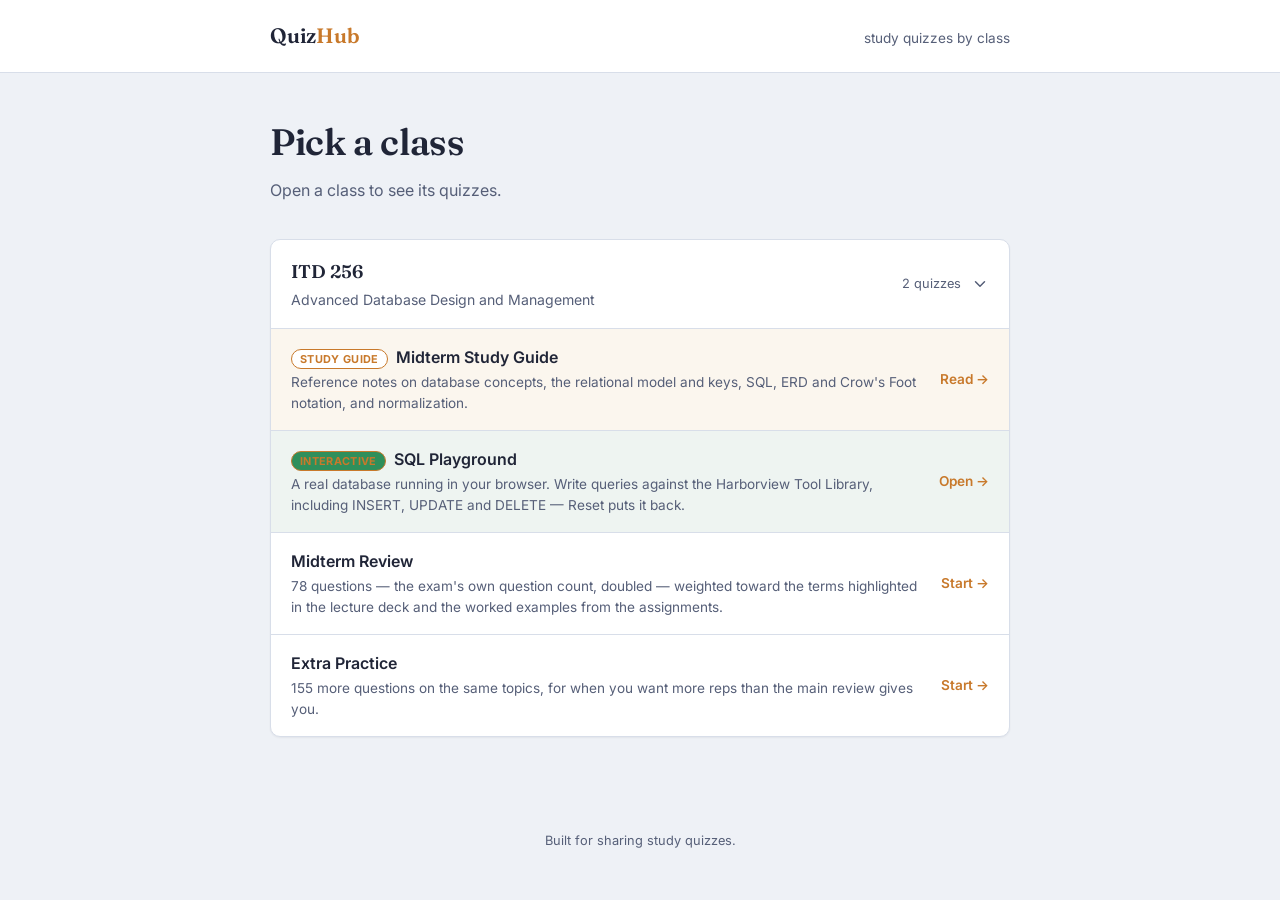
<file: index.html>
<!doctype html>
<html lang="en">
<head>
<meta charset="utf-8">
<meta name="viewport" content="width=device-width, initial-scale=1">
<title>Class Quizzes</title>
<link rel="stylesheet" href="assets/style.css">
</head>
<body>

<div class="topbar">
  <div class="topbar-inner">
    <a class="brand" href="index.html">Quiz<span class="brand-mark">Hub</span></a>
    <span class="topbar-sub">study quizzes by class</span>
  </div>
</div>

<div class="wrap">
  <div class="page-head">
    <h1>Pick a class</h1>
    <p>Open a class to see its quizzes.</p>
  </div>

  <div id="class-list" class="class-list"></div>
  <div id="empty" class="empty-state" hidden>No classes yet. Add one in <code>classes.json</code>.</div>
</div>

<footer class="site">Built for sharing study quizzes.</footer>

<script src="assets/app.js"></script>
</body>
</html>
</file>
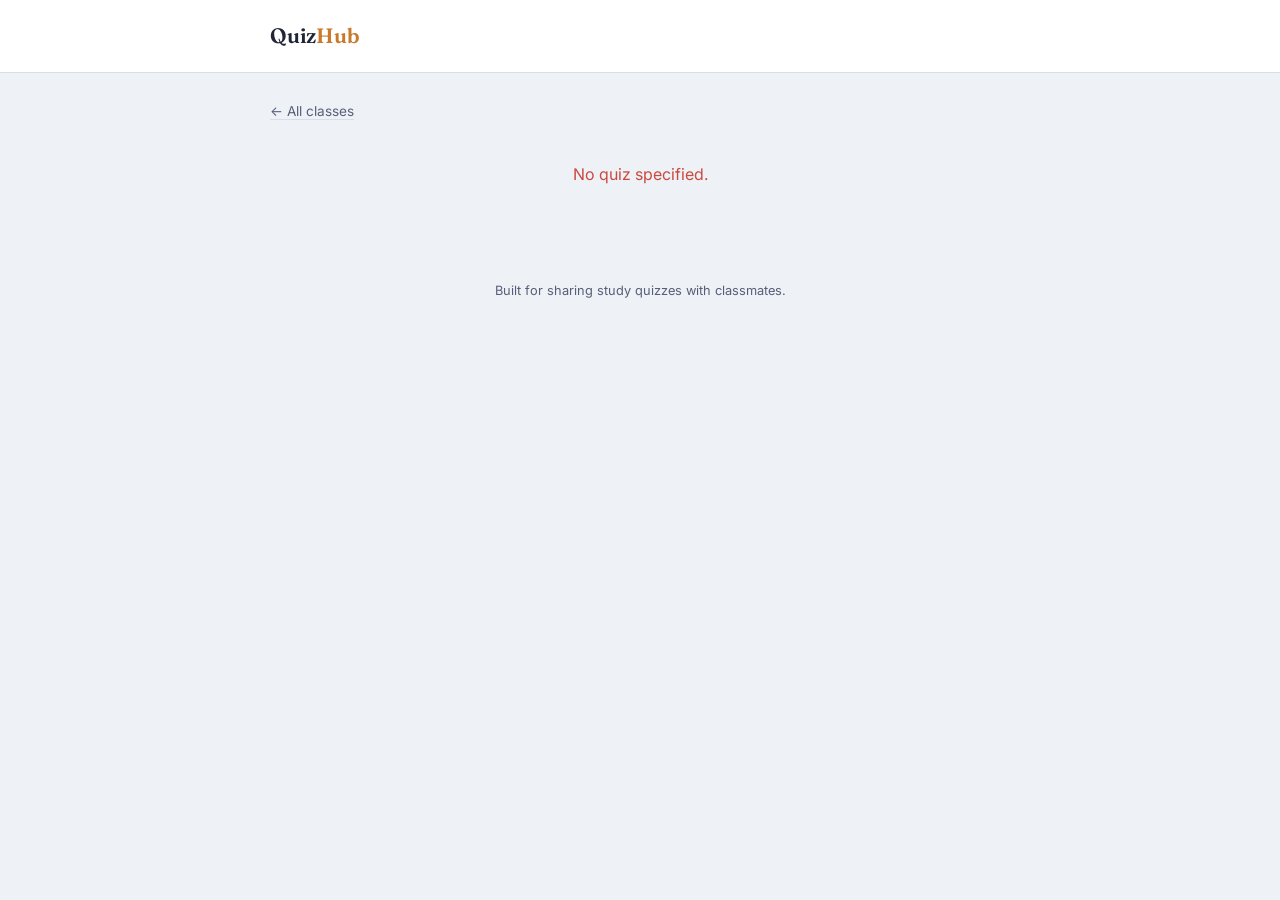
<file: quiz.html>
<!doctype html>
<html lang="en">
<head>
<meta charset="utf-8">
<meta name="viewport" content="width=device-width, initial-scale=1">
<title>Quiz</title>
<link rel="stylesheet" href="assets/style.css">
</head>
<body>

<div class="topbar">
  <div class="topbar-inner">
    <a class="brand" href="index.html">Quiz<span class="brand-mark">Hub</span></a>
    <span class="topbar-sub" id="quiz-subtitle"></span>
  </div>
</div>

<div class="wrap">
  <div class="crumb"><a href="index.html">&larr; All classes</a></div>

  <div id="loading" class="loading">Loading quiz…</div>
  <div id="app"></div>
</div>

<footer class="site">Built for sharing study quizzes with classmates.</footer>

<script src="assets/db.js"></script>
<script src="assets/sqlhl.js"></script>
<script src="assets/sqlview.js"></script>
<script src="assets/quiz.js"></script>
</body>
</html>
</file>
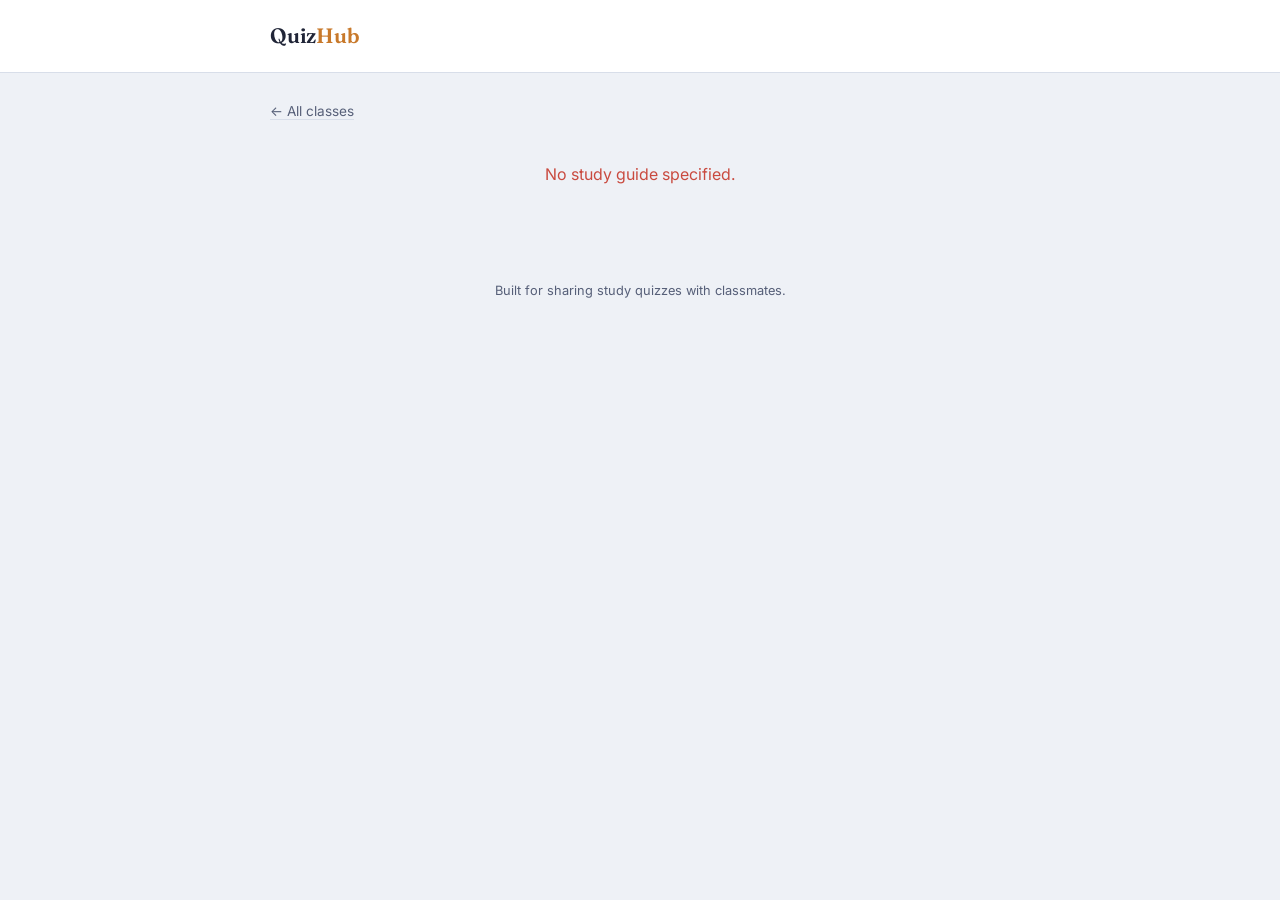
<file: review.html>
<!doctype html>
<html lang="en">
<head>
<meta charset="utf-8">
<meta name="viewport" content="width=device-width, initial-scale=1">
<title>Study Guide</title>
<link rel="stylesheet" href="assets/style.css">
</head>
<body>

<div class="topbar">
  <div class="topbar-inner">
    <a class="brand" href="index.html">Quiz<span class="brand-mark">Hub</span></a>
    <span class="topbar-sub" id="guide-subtitle"></span>
  </div>
</div>

<div class="wrap">
  <div class="crumb"><a href="index.html">&larr; All classes</a></div>

  <div id="loading" class="loading">Loading study guide&hellip;</div>
  <div id="app"></div>
</div>

<footer class="site">Built for sharing study quizzes with classmates.</footer>

<script src="assets/sqlhl.js"></script>
<script src="assets/review.js"></script>
</body>
</html>
</file>
<file: assets/style.css>
@import url('https://fonts.googleapis.com/css2?family=Fraunces:opsz,wght@9..144,500;9..144,600&family=Inter:wght@400;500;600;700&display=swap');

:root{
  --ink: #202537;
  --ink-soft: #565f78;
  --paper: #eef1f6;
  --card: #ffffff;
  --line: #d8dee9;
  --accent: #c8792b;
  --accent-ink: #ffffff;
  --good: #2f8f5b;
  --good-bg: #e4f5ec;
  --bad: #c94a3f;
  --bad-bg: #fbe8e6;
  --partial: #b0791f;
  --partial-bg: #fbf1de;
  --shadow: 0 1px 2px rgba(32,37,55,0.06);
  --radius: 10px;
  --maxw: 780px;
}

*{ box-sizing: border-box; }

html{ -webkit-text-size-adjust: 100%; }

body{
  margin: 0;
  background: var(--paper);
  color: var(--ink);
  font-family: 'Inter', -apple-system, BlinkMacSystemFont, 'Segoe UI', sans-serif;
  line-height: 1.55;
  -webkit-font-smoothing: antialiased;
}

@media (prefers-reduced-motion: reduce){
  *{ animation-duration: 0.001ms !important; transition-duration: 0.001ms !important; }
}

a{ color: inherit; }

.wrap{
  max-width: var(--maxw);
  margin: 0 auto;
  padding: 0 20px 64px;
}

/* ---------- Top bar ---------- */
.topbar{
  border-bottom: 1px solid var(--line);
  background: var(--card);
}
.topbar-inner{
  max-width: var(--maxw);
  margin: 0 auto;
  padding: 20px 20px;
  display: flex;
  align-items: baseline;
  justify-content: space-between;
  gap: 12px;
}
.brand{
  font-family: 'Fraunces', Georgia, serif;
  font-weight: 600;
  font-size: 1.3rem;
  text-decoration: none;
  letter-spacing: -0.01em;
}
.brand-mark{ color: var(--accent); }
.topbar-sub{
  font-size: 0.85rem;
  color: var(--ink-soft);
}

/* ---------- Hero / headers ---------- */
.page-head{
  padding: 40px 0 8px;
}
.page-head h1{
  font-family: 'Fraunces', Georgia, serif;
  font-weight: 600;
  font-size: clamp(1.7rem, 4vw, 2.3rem);
  margin: 0 0 8px;
  letter-spacing: -0.01em;
}
.page-head p{
  color: var(--ink-soft);
  margin: 0;
  max-width: 60ch;
}
.crumb{
  font-size: 0.85rem;
  color: var(--ink-soft);
  margin-top: 28px;
}
.crumb a{ text-decoration: none; border-bottom: 1px solid var(--line); }
.crumb a:hover{ border-color: var(--ink-soft); }

/* ---------- Class list (index page) ---------- */
.class-list{
  margin-top: 28px;
  display: flex;
  flex-direction: column;
  gap: 12px;
}
.class-card{
  background: var(--card);
  border: 1px solid var(--line);
  border-radius: var(--radius);
  box-shadow: var(--shadow);
  overflow: hidden;
}
.class-card summary{
  list-style: none;
  cursor: pointer;
  padding: 18px 20px;
  display: flex;
  align-items: center;
  justify-content: space-between;
  gap: 12px;
}
.class-card summary::-webkit-details-marker{ display:none; }
.class-card summary:focus-visible{ outline: 2px solid var(--accent); outline-offset: -2px; }
.class-heading{ display: flex; flex-direction: column; gap: 2px; }
.class-code{
  font-family: 'Fraunces', Georgia, serif;
  font-weight: 600;
  font-size: 1.15rem;
}
.class-full{ font-size: 0.88rem; color: var(--ink-soft); }
.class-count{
  font-size: 0.8rem;
  color: var(--ink-soft);
  white-space: nowrap;
}
.chev{
  width: 18px; height: 18px;
  flex-shrink: 0;
  transition: transform 0.15s ease;
  color: var(--ink-soft);
}
.class-card[open] .chev{ transform: rotate(90deg); }

.quiz-rows{
  border-top: 1px solid var(--line);
}
.quiz-row{
  display: flex;
  align-items: center;
  justify-content: space-between;
  gap: 16px;
  padding: 16px 20px;
  text-decoration: none;
  color: var(--ink);
  border-top: 1px solid var(--line);
}
.quiz-row:first-child{ border-top: none; }
.quiz-row:hover{ background: var(--paper); }
.quiz-row-title{ font-weight: 600; }
.quiz-row-desc{ font-size: 0.85rem; color: var(--ink-soft); margin-top: 2px; }
.quiz-row-go{
  font-size: 0.85rem;
  color: var(--accent);
  font-weight: 600;
  white-space: nowrap;
}
.guide-row{ background: #fbf6ee; }
.guide-row:hover{ background: #f7efe0; }
.guide-badge{
  display: inline-block;
  font-size: 0.68rem;
  font-weight: 700;
  letter-spacing: 0.03em;
  text-transform: uppercase;
  color: var(--accent);
  background: #fff;
  border: 1px solid var(--accent);
  border-radius: 20px;
  padding: 1px 8px;
  margin-right: 8px;
  vertical-align: middle;
}

/* ---------- Study guide page ---------- */
.guide-sections{
  margin-top: 28px;
  display: flex;
  flex-direction: column;
  gap: 16px;
}
.guide-section-card{
  background: var(--card);
  border: 1px solid var(--line);
  border-radius: var(--radius);
  box-shadow: var(--shadow);
  overflow: hidden;
}
.guide-section-card summary{
  list-style: none;
  cursor: pointer;
  padding: 20px 24px;
  display: flex;
  align-items: center;
  justify-content: space-between;
  gap: 12px;
}
.guide-section-card summary::-webkit-details-marker{ display: none; }
.guide-section-card summary:focus-visible{ outline: 2px solid var(--accent); outline-offset: -2px; }
.guide-section-card[open] .chev{ transform: rotate(90deg); }
.guide-section-heading{ display: flex; flex-direction: column; gap: 3px; }
.guide-eyebrow{
  font-size: 0.72rem;
  font-weight: 700;
  letter-spacing: 0.04em;
  text-transform: uppercase;
  color: var(--accent);
}
.guide-section-name{
  font-family: 'Fraunces', Georgia, serif;
  font-weight: 600;
  font-size: 1.2rem;
}
.guide-section-body{
  padding: 4px 24px 28px;
  border-top: 1px solid var(--line);
}
.guide-jumpnav{
  display: flex;
  flex-wrap: wrap;
  gap: 6px 16px;
  padding: 16px 0 20px;
  margin-bottom: 8px;
  border-bottom: 1px solid var(--line);
}
.guide-jumpnav a{
  font-size: 0.86rem;
  text-decoration: none;
  color: var(--ink-soft);
  border-bottom: 1px solid var(--line);
}
.guide-jumpnav a:hover{ border-color: var(--accent); color: var(--accent); }
.guide-h3{
  font-family: 'Fraunces', Georgia, serif;
  font-weight: 600;
  font-size: 1.12rem;
  margin: 26px 0 10px;
  scroll-margin-top: 20px;
}
.guide-h3:first-child{ margin-top: 0; }
.guide-h4{
  font-size: 0.95rem;
  font-weight: 700;
  margin: 16px 0 6px;
  color: var(--ink);
}
.guide-p{
  margin: 0 0 12px;
  color: var(--ink);
}
.guide-list{
  margin: 0 0 14px;
  padding-left: 22px;
  display: flex;
  flex-direction: column;
  gap: 6px;
}
.guide-list li{ font-size: 0.95rem; }
.guide-code{ margin: 0 0 14px; }
code{
  font-family: 'SFMono-Regular', Consolas, monospace;
  font-size: 0.88em;
  background: var(--paper);
  border-radius: 4px;
  padding: 1px 5px;
}
.guide-table-wrap{
  overflow-x: auto;
  margin: 0 0 16px;
}
.guide-table{
  width: 100%;
  border-collapse: collapse;
  font-size: 0.9rem;
}
.guide-table th, .guide-table td{
  text-align: left;
  padding: 9px 12px;
  border: 1px solid var(--line);
  vertical-align: top;
}
.guide-table th{
  background: var(--paper);
  font-weight: 700;
  white-space: nowrap;
}
.guide-table td:first-child{ font-weight: 600; white-space: nowrap; }
.guide-note{
  background: var(--partial-bg);
  color: #7a5210;
  border-radius: 8px;
  padding: 12px 16px;
  font-size: 0.9rem;
  margin: 0 0 14px;
}
.guide-note strong{ margin-right: 4px; }

.empty-state{
  margin-top: 28px;
  padding: 32px 20px;
  border: 1px dashed var(--line);
  border-radius: var(--radius);
  color: var(--ink-soft);
  text-align: center;
  font-size: 0.95rem;
}

/* ---------- Quiz runner ---------- */
.quiz-meta{
  display: flex;
  align-items: center;
  justify-content: space-between;
  gap: 12px;
  margin: 28px 0 6px;
  font-size: 0.85rem;
  color: var(--ink-soft);
}
.progress-track{
  height: 6px;
  border-radius: 4px;
  background: var(--line);
  overflow: hidden;
  margin-bottom: 28px;
}
.progress-fill{
  height: 100%;
  background: var(--accent);
  border-radius: 4px;
  transition: width 0.25s ease;
}

.q-card{
  background: var(--card);
  border: 1px solid var(--line);
  border-radius: var(--radius);
  box-shadow: var(--shadow);
  padding: 28px;
}
.cat-badge{
  display: inline-block;
  font-size: 0.72rem;
  font-weight: 700;
  letter-spacing: 0.02em;
  padding: 3px 9px;
  border-radius: 20px;
  background: var(--paper);
  color: var(--ink-soft);
  margin-bottom: 14px;
}

.q-prompt{
  font-size: 1.12rem;
  font-weight: 600;
  margin: 0 0 20px;
  white-space: normal;
}

.fb-input, .sa-input{
  width: 100%;
  font: inherit;
  font-size: 0.97rem;
  padding: 12px 14px;
  border: 1px solid var(--line);
  border-radius: 8px;
  background: var(--card);
  color: var(--ink);
}
.fb-input:focus, .sa-input:focus{ outline: 2px solid var(--accent); outline-offset: 1px; border-color: var(--accent); }
.sa-input{ font-family: 'SFMono-Regular', Consolas, monospace; resize: vertical; }

.matching{
  display: flex;
  flex-direction: column;
  gap: 10px;
}
.match-row{
  display: flex;
  align-items: center;
  justify-content: space-between;
  gap: 14px;
  border: 1px solid var(--line);
  border-radius: 8px;
  padding: 10px 14px;
  flex-wrap: wrap;
}
.match-left{ font-weight: 600; flex: 1 1 160px; min-width: 120px; }
.match-select{
  font: inherit;
  font-size: 0.9rem;
  padding: 8px 10px;
  border-radius: 6px;
  border: 1px solid var(--line);
  background: var(--card);
  color: var(--ink);
  flex: 1 1 220px;
  min-width: 180px;
}

.model-answer{
  font-family: 'SFMono-Regular', Consolas, monospace;
  font-size: 0.88rem;
  background: var(--card);
  border: 1px solid var(--line);
  border-radius: 8px;
  padding: 12px 14px;
  margin: 8px 0 0;
  white-space: pre-wrap;
  overflow-x: auto;
}
.options{
  display: flex;
  flex-direction: column;
  gap: 10px;
}
.option{
  display: flex;
  align-items: flex-start;
  gap: 12px;
  text-align: left;
  width: 100%;
  border: 1px solid var(--line);
  background: var(--card);
  border-radius: 8px;
  padding: 13px 16px;
  font: inherit;
  font-size: 0.97rem;
  color: var(--ink);
  cursor: pointer;
  transition: border-color 0.12s ease, background 0.12s ease;
}
.option:hover:not(:disabled){ border-color: var(--accent); background: #fbf3ea; }
.option:focus-visible{ outline: 2px solid var(--accent); outline-offset: 1px; }
.option:disabled{ cursor: default; }
.option-letter{
  flex-shrink: 0;
  width: 24px; height: 24px;
  border-radius: 50%;
  border: 1px solid var(--line);
  display: flex; align-items: center; justify-content: center;
  font-size: 0.78rem;
  font-weight: 600;
  color: var(--ink-soft);
}
.option.correct{ border-color: var(--good); background: var(--good-bg); }
.option.correct .option-letter{ border-color: var(--good); color: var(--good); background: #fff; }
.option.incorrect{ border-color: var(--bad); background: var(--bad-bg); }
.option.incorrect .option-letter{ border-color: var(--bad); color: var(--bad); background: #fff; }
.option.dim{ opacity: 0.55; }

.feedback{
  margin-top: 18px;
  padding: 14px 16px;
  border-radius: 8px;
  font-size: 0.92rem;
}
.feedback.good{ background: var(--good-bg); color: #1f5c3d; }
.feedback.bad{ background: var(--bad-bg); color: #7f2c24; }
.feedback.partial{ background: var(--partial-bg); color: #7a5210; }
.feedback strong{ display: block; margin-bottom: 3px; }

/* ---------- Rubric self-grading (short answer) ---------- */
.rubric-box{
  margin-top: 14px;
  border: 1px solid var(--line);
  border-radius: 8px;
  padding: 14px 16px;
  background: var(--card);
}
.rubric-title{
  font-size: 0.88rem;
  font-weight: 600;
  color: var(--ink-soft);
  margin-bottom: 10px;
}
.rubric-list{
  display: flex;
  flex-direction: column;
  gap: 8px;
}
.rubric-item{
  display: flex;
  align-items: flex-start;
  gap: 10px;
  font-size: 0.92rem;
  cursor: pointer;
}
.rubric-item input[type=checkbox]{
  margin-top: 3px;
  width: 16px;
  height: 16px;
  accent-color: var(--accent);
  flex-shrink: 0;
}
.rubric-review{
  margin-top: 10px;
  display: flex;
  flex-direction: column;
  gap: 5px;
}
.rubric-review-item{
  font-size: 0.88rem;
  display: flex;
  align-items: flex-start;
  gap: 8px;
}
.rubric-mark{ font-weight: 700; flex-shrink: 0; }
.rubric-review-item.checked .rubric-mark{ color: var(--good); }
.rubric-review-item.unchecked .rubric-mark{ color: var(--bad); }
.rubric-review-item.unchecked{ color: var(--ink-soft); }

.q-actions{
  display: flex;
  justify-content: flex-end;
  margin-top: 22px;
}

.btn{
  appearance: none;
  border: none;
  border-radius: 8px;
  padding: 11px 20px;
  font: inherit;
  font-weight: 600;
  font-size: 0.92rem;
  cursor: pointer;
  background: var(--ink);
  color: #fff;
}
.btn:hover{ background: #33394f; }
.btn.primary{ background: var(--accent); color: var(--accent-ink); }
.btn.primary:hover{ background: #b06a24; }
.btn.ghost{
  background: transparent;
  color: var(--ink);
  border: 1px solid var(--line);
}
.btn.ghost:hover{ background: var(--card); border-color: var(--ink-soft); }
.btn:focus-visible{ outline: 2px solid var(--accent); outline-offset: 2px; }

/* ---------- Results ---------- */
.results{
  background: var(--card);
  border: 1px solid var(--line);
  border-radius: var(--radius);
  box-shadow: var(--shadow);
  padding: 36px 28px;
  text-align: center;
}
.results .score{
  font-family: 'Fraunces', Georgia, serif;
  font-size: 3rem;
  font-weight: 600;
  margin: 6px 0 2px;
}
.results .score-label{ color: var(--ink-soft); font-size: 0.95rem; }
.results-actions{
  display: flex;
  gap: 10px;
  justify-content: center;
  margin-top: 26px;
  flex-wrap: wrap;
}

.review{
  margin-top: 32px;
  display: flex;
  flex-direction: column;
  gap: 14px;
}
.review-item{
  background: var(--card);
  border: 1px solid var(--line);
  border-radius: var(--radius);
  padding: 18px 20px;
}
.review-item .rq{ font-weight: 600; margin-bottom: 8px; }
.review-tag{
  display: inline-block;
  font-size: 0.75rem;
  font-weight: 700;
  letter-spacing: 0.01em;
  padding: 2px 8px;
  border-radius: 20px;
  margin-bottom: 8px;
}
.review-tag.good{ background: var(--good-bg); color: #1f5c3d; }
.review-tag.bad{ background: var(--bad-bg); color: #7f2c24; }
.review-tag.partial{ background: var(--partial-bg); color: #7a5210; }
.review-answer{ font-size: 0.9rem; margin: 4px 0; }
.review-explain{ font-size: 0.88rem; color: var(--ink-soft); margin-top: 8px; }

.loading, .load-error{
  margin-top: 40px;
  text-align: center;
  color: var(--ink-soft);
}
.load-error{ color: var(--bad); }

footer.site{
  text-align: center;
  padding: 30px 20px 10px;
  font-size: 0.8rem;
  color: var(--ink-soft);
}

/* ===========================================================================
   SQL: the playground page, the schema browser, result grids, and the
   auto-graded `sql` question type inside a quiz.
   =========================================================================== */

.wrap.wide{ max-width: 1120px; }

.sql-layout{
  display: grid;
  grid-template-columns: minmax(240px, 300px) 1fr;
  gap: 22px;
  align-items: start;
}
@media (max-width: 860px){
  .sql-layout{ grid-template-columns: 1fr; }
  .sql-side{ order: 2; }
}

.sql-side{
  background: var(--card);
  border: 1px solid var(--line);
  border-radius: var(--radius);
  box-shadow: var(--shadow);
  padding: 16px 16px 10px;
  position: sticky;
  top: 16px;
  max-height: calc(100vh - 40px);
  overflow-y: auto;
}
.sql-side-head{
  font-family: 'Fraunces', Georgia, serif;
  font-weight: 600;
  font-size: 1.05rem;
  margin-bottom: 4px;
}
.sql-side-note{ font-size: 0.78rem; color: var(--ink-soft); margin-bottom: 12px; }

.sql-main{ min-width: 0; }
.sql-label{
  display: block;
  font-size: 0.78rem;
  font-weight: 700;
  text-transform: uppercase;
  letter-spacing: 0.05em;
  color: var(--ink-soft);
  margin-bottom: 6px;
}

/* ---------- Schema browser ---------- */
.schema-body{ font-size: 0.84rem; }
.schema-table{ margin-bottom: 14px; }
.schema-table-name{
  font-family: 'SFMono-Regular', Consolas, monospace;
  font-weight: 700;
  font-size: 0.85rem;
  padding-bottom: 3px;
  border-bottom: 1px solid var(--line);
  margin-bottom: 5px;
}
.schema-count{ float: right; font-weight: 400; font-size: 0.75rem; color: var(--ink-soft); }
.schema-cols{ list-style: none; margin: 0; padding: 0; }
.schema-cols li{
  font-family: 'SFMono-Regular', Consolas, monospace;
  font-size: 0.78rem;
  line-height: 1.7;
  white-space: nowrap;
  overflow: hidden;
  text-overflow: ellipsis;
}
.key-tag{
  display: inline-block;
  font-family: 'Inter', sans-serif;
  font-size: 0.6rem;
  font-weight: 700;
  letter-spacing: 0.03em;
  padding: 1px 4px;
  border-radius: 3px;
  margin-right: 5px;
  vertical-align: 1px;
}
.key-tag.pk{ background: var(--accent); color: #fff; }
.key-tag.fk{ background: #dfe4ee; color: var(--ink-soft); }
.col-type{ color: var(--ink-soft); font-size: 0.7rem; }
.fk-ref{ color: var(--ink-soft); font-size: 0.72rem; }

/* Collapsible schema shown next to a quiz question */
.schema-panel{
  border: 1px solid var(--line);
  border-radius: 8px;
  background: var(--paper);
  margin: 14px 0;
}
.schema-panel summary{
  cursor: pointer;
  padding: 9px 14px;
  font-size: 0.85rem;
  font-weight: 600;
  list-style: none;
}
.schema-panel summary::-webkit-details-marker{ display: none; }
.schema-panel summary::before{ content: '\25B8 '; color: var(--accent); }
.schema-panel[open] summary::before{ content: '\25BE '; }
.schema-panel summary:focus-visible{ outline: 2px solid var(--accent); outline-offset: -2px; }
.schema-panel .schema-body{
  padding: 2px 14px 12px;
  display: grid;
  grid-template-columns: repeat(auto-fill, minmax(210px, 1fr));
  gap: 4px 18px;
}

/* ---------- Editor + toolbar ---------- */
.sql-input{
  width: 100%;
  font-family: 'SFMono-Regular', Consolas, monospace;
  font-size: 0.88rem;
  line-height: 1.6;
  padding: 12px 14px;
  border: 1px solid var(--line);
  border-radius: 8px;
  background: var(--card);
  color: var(--ink);
  resize: vertical;
  tab-size: 2;
}
.sql-input:focus{ outline: 2px solid var(--accent); outline-offset: 1px; border-color: var(--accent); }

.sql-toolbar{
  display: flex;
  align-items: center;
  gap: 10px;
  flex-wrap: wrap;
  margin: 12px 0 16px;
}
.sql-status{ font-size: 0.8rem; color: var(--ink-soft); }
.sql-hint{
  background: #fbf6ee;
  border-left: 3px solid var(--accent);
  border-radius: 0 6px 6px 0;
  padding: 9px 14px;
  font-size: 0.87rem;
  margin-bottom: 12px;
}
.sql-hint strong{ margin-right: 5px; }
.sql-note{ font-size: 0.8rem; color: var(--ink-soft); margin-top: 10px; }

/* ---------- Result grid ---------- */
.sql-rowcount{ font-size: 0.78rem; color: var(--ink-soft); margin-bottom: 5px; }
.sql-table-wrap{
  overflow-x: auto;
  border: 1px solid var(--line);
  border-radius: 8px;
  background: var(--card);
  max-height: 460px;
  overflow-y: auto;
  margin-bottom: 14px;
}
.sql-table{
  border-collapse: collapse;
  width: 100%;
  font-family: 'SFMono-Regular', Consolas, monospace;
  font-size: 0.8rem;
}
.sql-table th, .sql-table td{
  text-align: left;
  padding: 6px 12px;
  border-bottom: 1px solid var(--line);
  white-space: nowrap;
}
.sql-table th{
  position: sticky;
  top: 0;
  background: var(--paper);
  font-family: 'Inter', sans-serif;
  font-size: 0.75rem;
  font-weight: 700;
  letter-spacing: 0.02em;
  z-index: 1;
}
.sql-table tbody tr:last-child td{ border-bottom: none; }
.sql-table tbody tr:nth-child(even){ background: #fafbfd; }
.sql-null{ color: var(--ink-soft); font-style: italic; }

.sql-empty, .sql-error{
  font-size: 0.86rem;
  padding: 11px 14px;
  border-radius: 8px;
  margin-bottom: 14px;
}
.sql-empty{ background: var(--card); border: 1px solid var(--line); color: var(--ink-soft); }
.sql-error{ background: var(--bad-bg); color: #7f2c24; font-family: 'SFMono-Regular', Consolas, monospace; }
.sql-error strong{ display: block; font-family: 'Inter', sans-serif; margin-bottom: 3px; }

/* ---------- Warm-ups ---------- */
.sql-recipes{
  border: 1px solid var(--line);
  border-radius: var(--radius);
  background: var(--card);
  padding: 4px 16px 14px;
  margin-top: 8px;
}
.sql-recipes summary{
  cursor: pointer;
  padding: 10px 0;
  font-weight: 600;
  font-size: 0.92rem;
  list-style: none;
}
.sql-recipes summary::-webkit-details-marker{ display: none; }
.sql-recipes summary::before{ content: '\25B8 '; color: var(--accent); }
.sql-recipes[open] summary::before{ content: '\25BE '; }
.recipe-list{ display: flex; flex-wrap: wrap; gap: 7px; }
.recipe{
  appearance: none;
  font: inherit;
  font-size: 0.8rem;
  cursor: pointer;
  padding: 6px 12px;
  border-radius: 20px;
  border: 1px solid var(--line);
  background: var(--paper);
  color: var(--ink);
}
.recipe:hover{ border-color: var(--accent); background: #fbf3ea; color: var(--accent); }
.recipe:focus-visible{ outline: 2px solid var(--accent); outline-offset: 2px; }

/* ---------- SQL answers in the end-of-quiz review ---------- */
.review-sub{
  font-size: 0.72rem;
  font-weight: 700;
  text-transform: uppercase;
  letter-spacing: 0.05em;
  color: var(--ink-soft);
  margin: 10px 0 4px;
}
.model-answer.your-sql{ background: #f6f7fa; border-left: 3px solid var(--line); }

.tool-row{ background: #eef4f1; }
.tool-row:hover{ background: #e2ede7; }
.tool-badge{ background: #2f8f5b; }

/* ===========================================================================
   SQL syntax highlighting
   =========================================================================== */

:root{
  --tok-keyword: #2d5aa8;
  --tok-func:    #7a3ea8;
  --tok-string:  #1f6f45;
  --tok-number:  #a8442a;
  --tok-comment: #6b7286;
  --tok-op:      #565f78;
  --tok-ident:   var(--ink);
}

.tok-keyword{ color: var(--tok-keyword); font-weight: 600; }
.tok-func{ color: var(--tok-func); }
.tok-string{ color: var(--tok-string); }
.tok-number{ color: var(--tok-number); }
.tok-comment{ color: var(--tok-comment); font-style: italic; }
.tok-op{ color: var(--tok-op); }
.tok-ident{ color: var(--tok-ident); }
.tok-ident-quoted{ color: var(--tok-ident); }

/* Read-only highlighted block */
pre.sql-hl{ white-space: pre-wrap; }
pre.sql-hl code{ font: inherit; background: none; padding: 0; }

/* ---------- Live editor overlay ----------
   The <pre> and the <textarea> stack in the same box and must agree on every
   metric that affects where a glyph lands: font, size, line-height, padding,
   border width, wrapping and tab size. Change one, change both. */

.sql-editor{
  position: relative;
  width: 100%;
}

.sql-editor > .sql-input-live,
.sql-editor > .sql-editor-hl{
  margin: 0;
  font-family: 'SFMono-Regular', Consolas, monospace;
  font-size: 0.88rem;
  line-height: 1.6;
  letter-spacing: normal;
  padding: 12px 14px;
  border: 1px solid transparent;
  border-radius: 8px;
  white-space: pre-wrap;
  overflow-wrap: break-word;
  word-break: normal;
  tab-size: 2;
}

.sql-editor > .sql-editor-hl{
  position: absolute;
  inset: 0;
  overflow: hidden;
  background: var(--card);
  border-color: var(--line);
  color: var(--tok-ident);
  pointer-events: none;
  z-index: 0;
}

/* The textarea stays in flow, so it sets the height the overlay stretches to —
   and its resize handle keeps working. Its own glyphs are invisible; only the
   caret and the selection show through to the highlighted copy beneath. */
.sql-editor > .sql-input-live{
  position: relative;
  display: block;
  width: 100%;
  z-index: 1;
  background: transparent;
  color: transparent;
  caret-color: var(--ink);
  resize: vertical;
}
.sql-editor > .sql-input-live::selection{ background: #cfe0f6; color: transparent; }
.sql-editor > .sql-input-live:focus{
  outline: 2px solid var(--accent);
  outline-offset: 1px;
  border-color: transparent;
}
.sql-editor:focus-within > .sql-editor-hl{ border-color: var(--accent); }

/* Highlighted code blocks inside a study guide */
.guide-code.sql-hl{ white-space: pre-wrap; }
</file>
